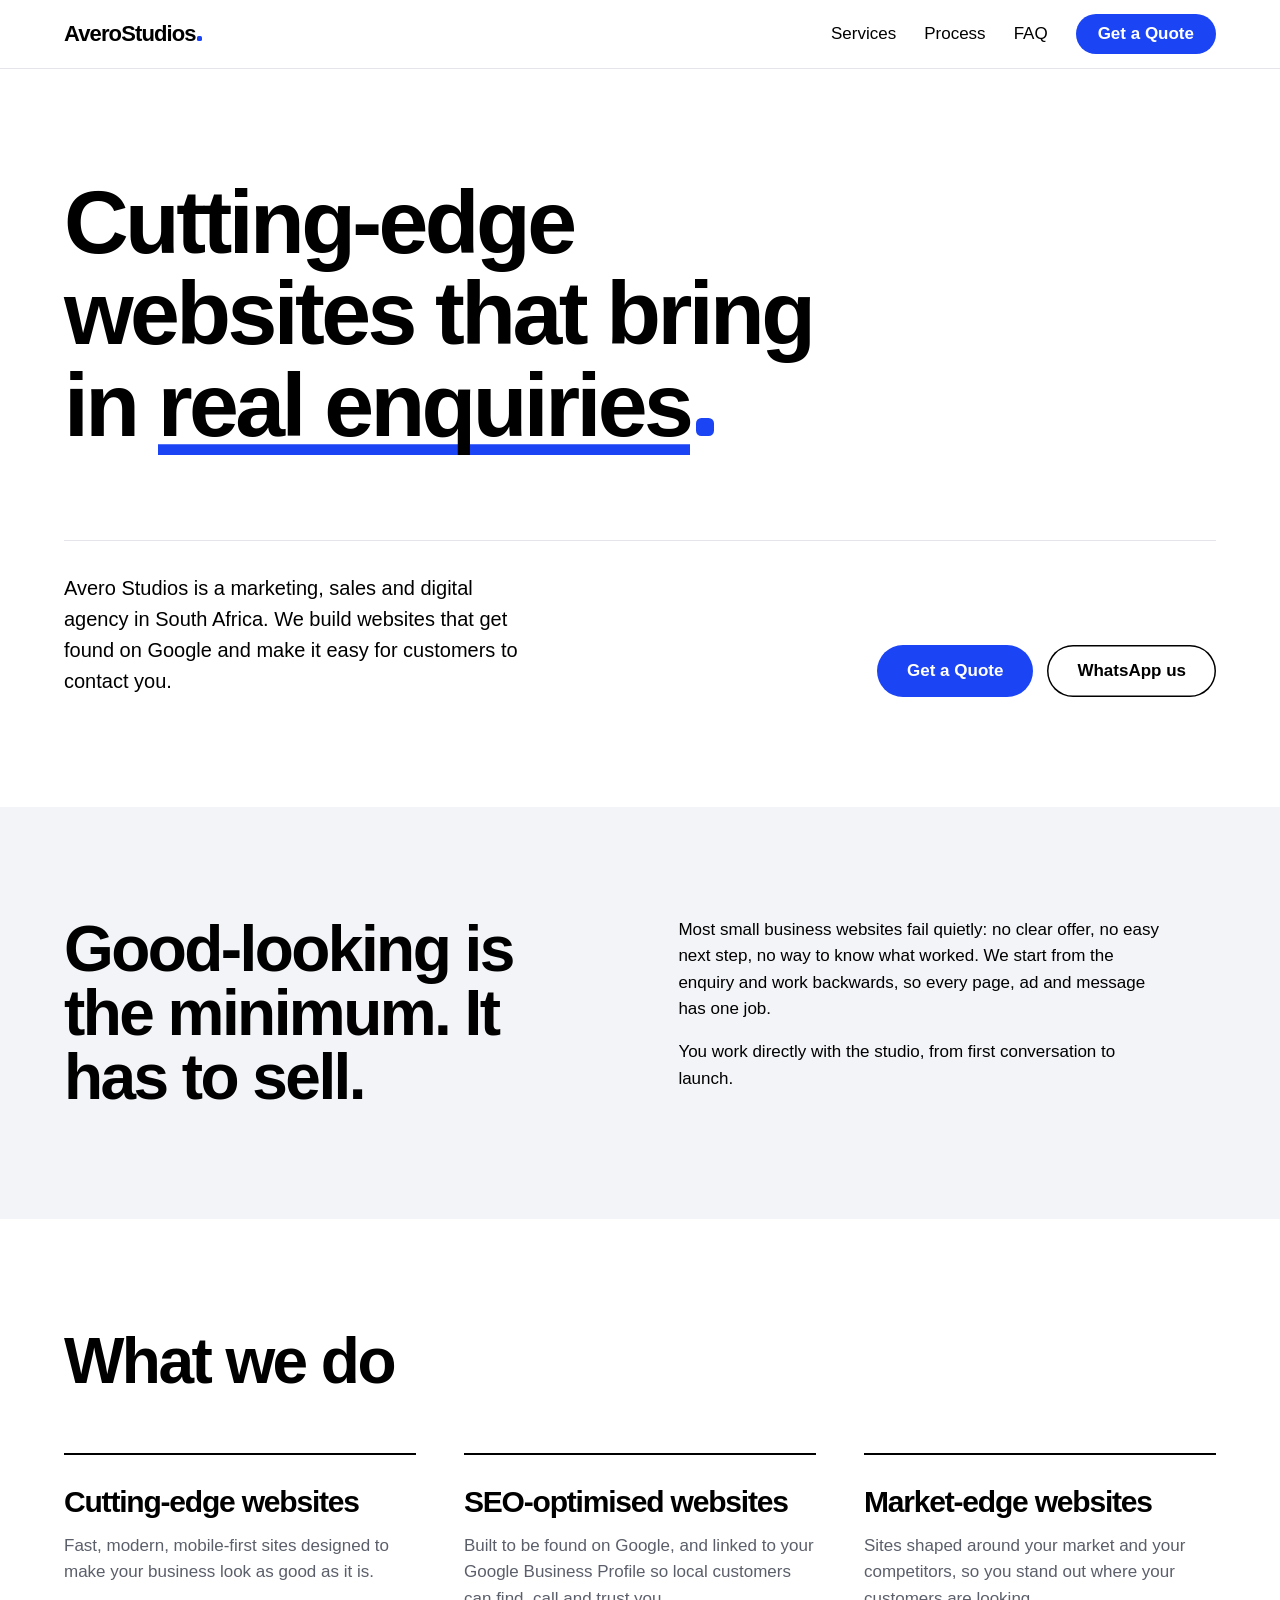
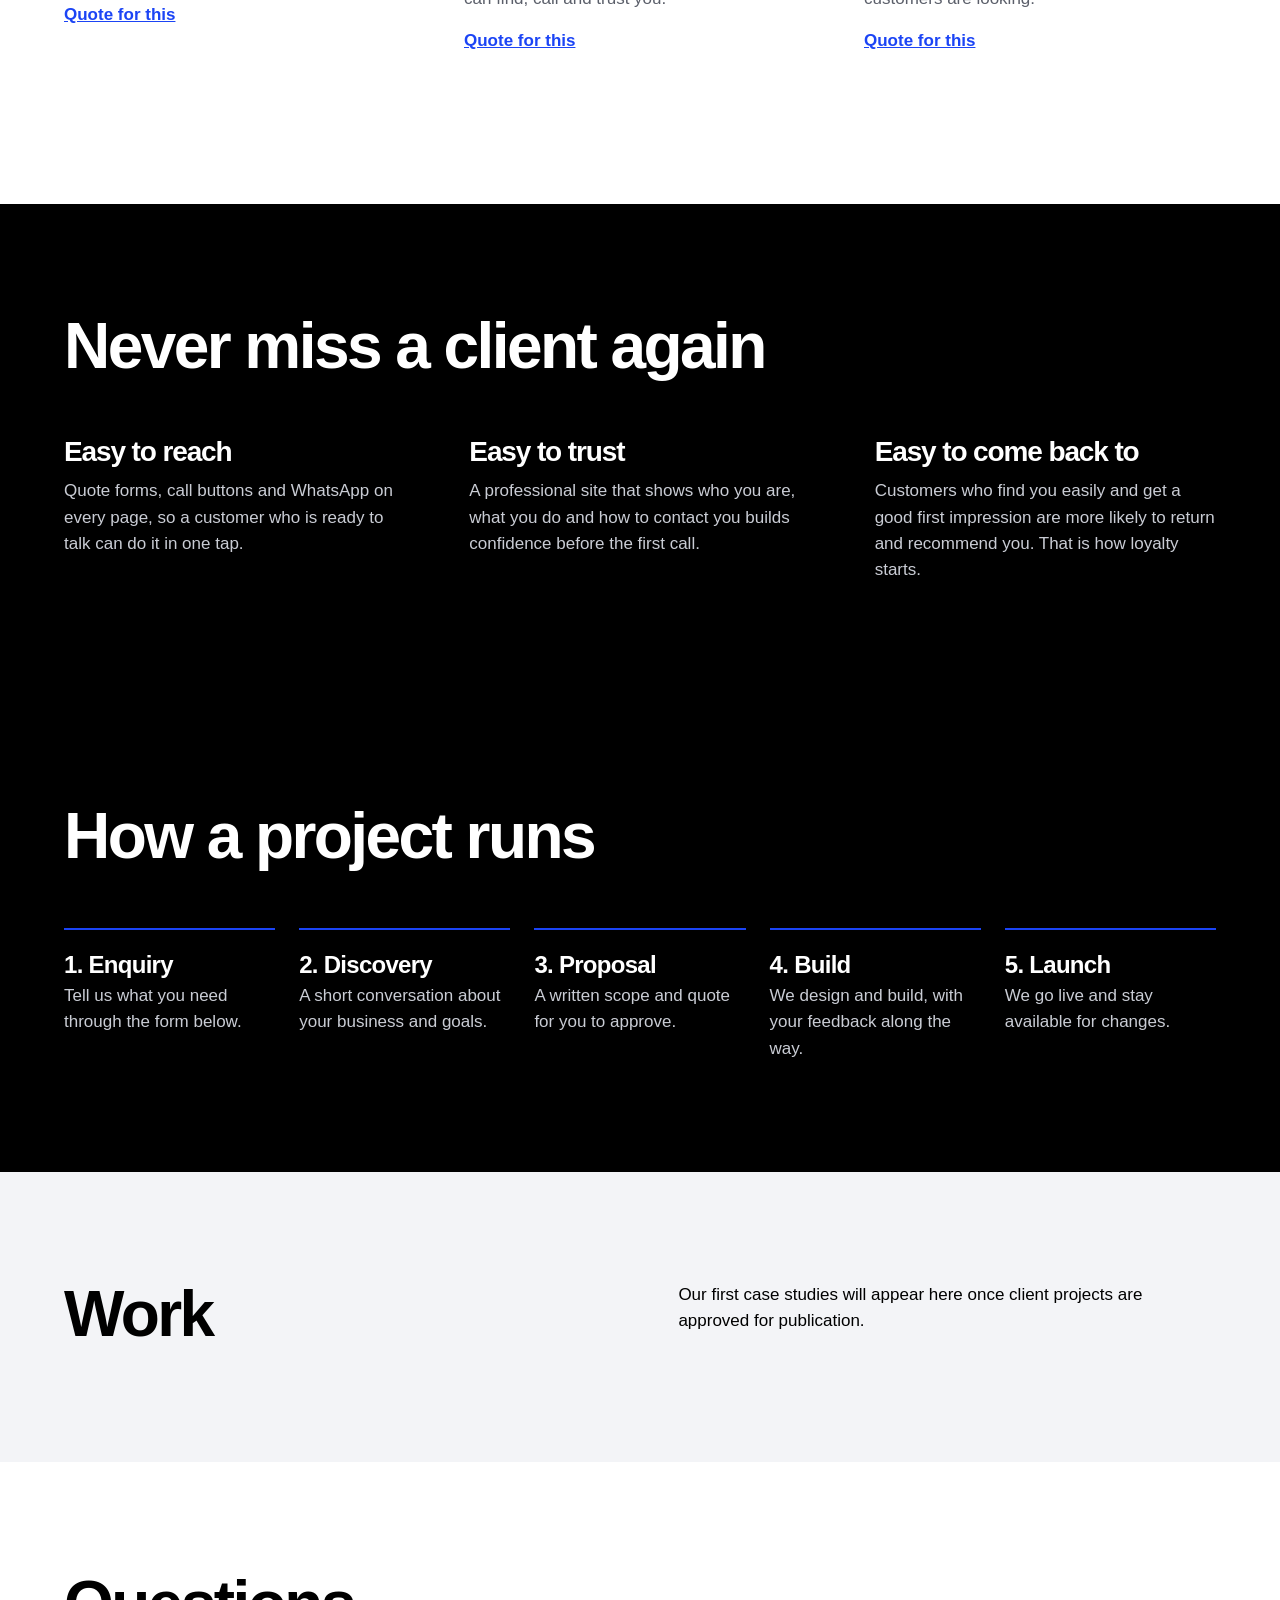
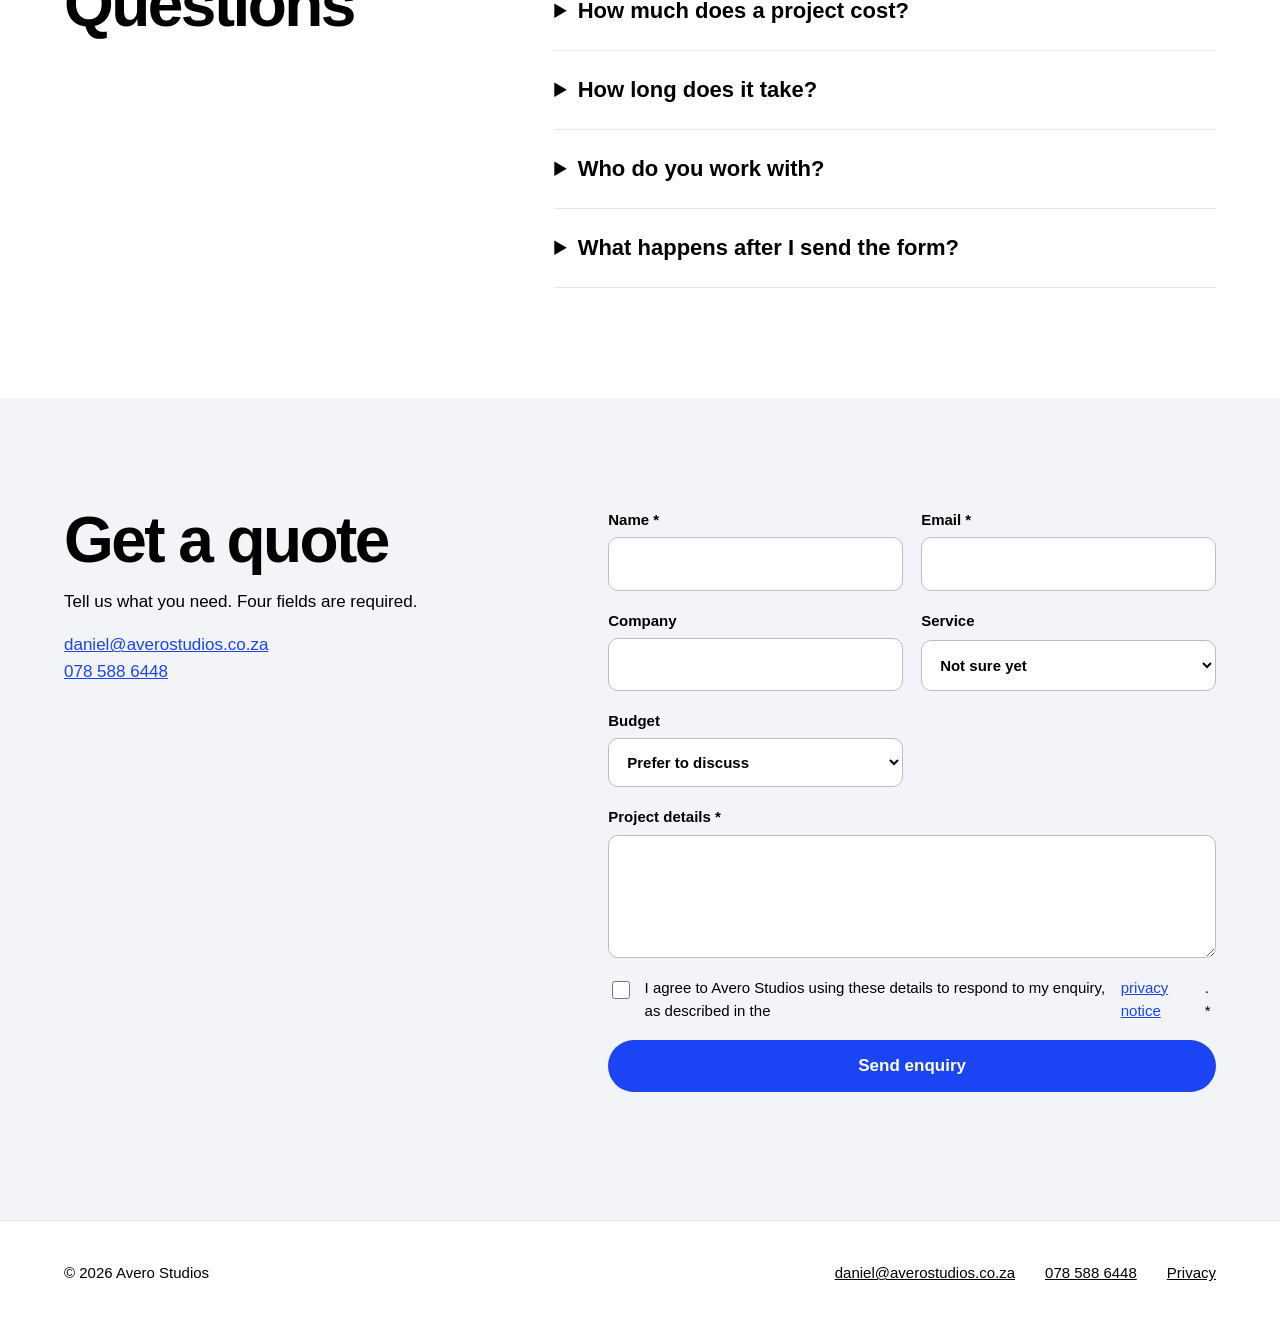
<file: index.html>
<!doctype html>
<html lang="en-ZA"><head>
<meta charset="utf-8"><meta name="viewport" content="width=device-width,initial-scale=1">
<title>Avero Studios | Marketing, sales and digital agency</title>
<meta name="description" content="Avero Studios is a South African marketing, sales and digital agency. Cutting-edge, SEO-optimised websites built to turn visitors into enquiries. Get a quote.">
<link rel="canonical" href="https://averostudios.co.za/">
<meta property="og:title" content="Avero Studios"><meta property="og:description" content="Marketing, sales and digital agency based in South Africa.">
<meta property="og:image" content="https://averostudios.co.za/og.png"><meta property="og:type" content="website"><meta name="theme-color" content="#ffffff">
<link rel="icon" href="/favicon.svg" type="image/svg+xml">
<link rel="stylesheet" href="/styles.css">
<script type="application/ld+json">{"@context":"https://schema.org","@type":"ProfessionalService","name":"Avero Studios","url":"https://averostudios.co.za/","email":"daniel@averostudios.co.za","telephone":"+27785886448","areaServed":"ZA"}</script>
</head><body>
<a class="skip" href="#main">Skip to content</a>
<header class="nav"><a class="brand" href="/" aria-label="Avero Studios home">AveroStudios<i></i></a>
<button class="burger" aria-expanded="false" aria-controls="menu">Menu</button>
<nav id="menu" aria-label="Main"><a href="#services">Services</a><a href="#process">Process</a><a href="#faq">FAQ</a><a class="btn sm" href="#quote">Get a Quote</a></nav></header>
<main id="main">
<section class="hero"><h1>Cutting-edge websites that bring in <span class="u">real enquiries</span><b class="dot" aria-hidden="true"></b></h1>
<div class="hero-foot"><p>Avero Studios is a marketing, sales and digital agency in South Africa. We build websites that get found on Google and make it easy for customers to contact you.</p>
<div class="cta"><a class="btn" href="#quote">Get a Quote</a><a class="btn ghost" href="https://wa.me/27785886448">WhatsApp us</a></div></div></section>

<section class="split" id="why"><h2>Good-looking is the minimum. It has to sell.</h2>
<div><p>Most small business websites fail quietly: no clear offer, no easy next step, no way to know what worked. We start from the enquiry and work backwards, so every page, ad and message has one job.</p>
<p>You work directly with the studio, from first conversation to launch.</p></div></section>

<section id="services"><h2>What we do</h2>
<!-- Edit services here. -->
<ul class="services">
<li><h3>Cutting-edge websites</h3><p>Fast, modern, mobile-first sites designed to make your business look as good as it is.</p><a href="#quote" data-service="Cutting-edge websites">Quote for this</a></li>
<li><h3>SEO-optimised websites</h3><p>Built to be found on Google, and linked to your Google Business Profile so local customers can find, call and trust you.</p><a href="#quote" data-service="SEO-optimised websites">Quote for this</a></li>
<li><h3>Market-edge websites</h3><p>Sites shaped around your market and your competitors, so you stand out where your customers are looking.</p><a href="#quote" data-service="Market-edge websites">Quote for this</a></li>
</ul></section>

<section class="dark" id="never-miss"><h2>Never miss a client again</h2>
<div class="pillars"><div><h3>Easy to reach</h3><p>Quote forms, call buttons and WhatsApp on every page, so a customer who is ready to talk can do it in one tap.</p></div>
<div><h3>Easy to trust</h3><p>A professional site that shows who you are, what you do and how to contact you builds confidence before the first call.</p></div>
<div><h3>Easy to come back to</h3><p>Customers who find you easily and get a good first impression are more likely to return and recommend you. That is how loyalty starts.</p></div></div></section>

<section class="dark" id="process"><h2>How a project runs</h2>
<ol class="steps"><li><b>Enquiry</b>Tell us what you need through the form below.</li><li><b>Discovery</b>A short conversation about your business and goals.</li><li><b>Proposal</b>A written scope and quote for you to approve.</li><li><b>Build</b>We design and build, with your feedback along the way.</li><li><b>Launch</b>We go live and stay available for changes.</li></ol></section>

<section id="work" class="split"><h2>Work</h2><p>Our first case studies will appear here once client projects are approved for publication.</p></section>

<section id="faq"><h2>Questions</h2>
<details><summary>How much does a project cost?</summary><p>It depends on scope. Send an enquiry and we’ll prepare a written quote.</p></details>
<details><summary>How long does it take?</summary><p>We’ll give a realistic timeline in your proposal, based on what you need.</p></details>
<details><summary>Who do you work with?</summary><p>Businesses across South Africa, and international clients where it’s a good fit.</p></details>
<details><summary>What happens after I send the form?</summary><p>Your enquiry is emailed to the studio and we reply to the address you give.</p></details></section>

<section class="quote" id="quote"><div><h2>Get a quote</h2><p>Tell us what you need. Four fields are required.</p><p><a href="mailto:daniel@averostudios.co.za">daniel@averostudios.co.za</a><br><a href="tel:+27785886448">078 588 6448</a></p></div>
<form id="qf" novalidate>
<label>Name *<input name="name" autocomplete="name" required maxlength="100"></label>
<label>Email *<input name="email" type="email" autocomplete="email" required maxlength="150"></label>
<label>Company<input name="company" autocomplete="organization" maxlength="120"></label>
<label>Service<select name="service"><option value="">Not sure yet</option><option>Cutting-edge websites</option><option>SEO-optimised websites</option><option>Market-edge websites</option></select></label>
<label>Budget<select name="budget"><option value="">Prefer to discuss</option><option>Under R10,000</option><option>R10,000 – R30,000</option><option>R30,000 – R100,000</option><option>R100,000+</option></select></label>
<label class="full">Project details *<textarea name="message" rows="4" required maxlength="3000"></textarea></label>
<input class="hp" name="website" tabindex="-1" autocomplete="off" aria-hidden="true">
<div class="cf-turnstile full" data-sitekey="" hidden></div>
<label class="check full"><input type="checkbox" name="consent" required> I agree to Avero Studios using these details to respond to my enquiry, as described in the <a href="/privacy">privacy notice</a>. *</label>
<button class="btn full" type="submit">Send enquiry</button>
<p id="status" class="full" role="status" tabindex="-1"></p></form></section>
</main>
<footer><span>© <span id="yr">2026</span> Avero Studios</span><a href="mailto:daniel@averostudios.co.za">daniel@averostudios.co.za</a><a href="tel:+27785886448">078 588 6448</a><a href="/privacy">Privacy</a></footer>
<script src="/main.js" defer></script></body></html>
</file>
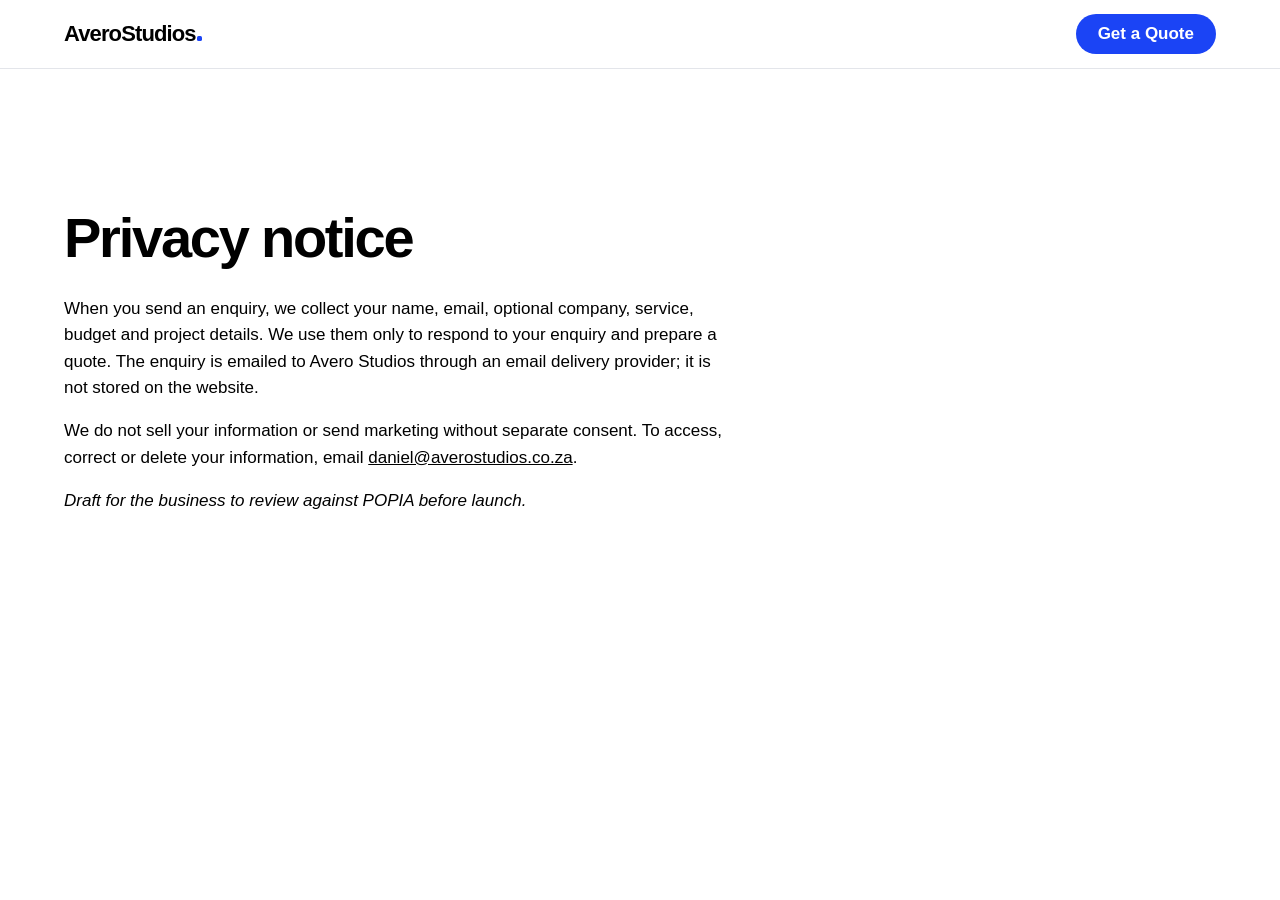
<file: privacy.html>
<!doctype html><html lang="en-ZA"><head><meta charset="utf-8"><meta name="viewport" content="width=device-width,initial-scale=1"><title>Privacy notice | Avero Studios</title><meta name="description" content="How Avero Studios handles personal information submitted through its website."><link rel="canonical" href="https://averostudios.co.za/privacy"><link rel="stylesheet" href="/styles.css"></head><body>
<header class="nav"><a class="brand" href="/">AveroStudios<i></i></a><a class="btn sm" href="/#quote">Get a Quote</a></header>
<main class="page"><h1>Privacy notice</h1>
<p>When you send an enquiry, we collect your name, email, optional company, service, budget and project details. We use them only to respond to your enquiry and prepare a quote. The enquiry is emailed to Avero Studios through an email delivery provider; it is not stored on the website.</p>
<p>We do not sell your information or send marketing without separate consent. To access, correct or delete your information, email <a href="mailto:daniel@averostudios.co.za">daniel@averostudios.co.za</a>.</p>
<p><em>Draft for the business to review against POPIA before launch.</em></p></main></body></html>
</file>
<file: styles.css>
:root{--ink:#000;--paper:#fff;--blue:#1b44f5;--mute:#5b5f6a;--line:#e3e5ea;--soft:#f3f4f7;--ease:cubic-bezier(.2,.8,.2,1)}
*{box-sizing:border-box}html{scroll-behavior:smooth;scroll-padding-top:72px}
body{margin:0;font:17px/1.55 "Helvetica Neue",Helvetica,Arial,sans-serif;color:var(--ink);background:var(--paper)}
h1,h2,h3{font-weight:700;letter-spacing:-.04em;line-height:1;margin:0}
a{color:inherit}:focus-visible{outline:3px solid var(--blue);outline-offset:3px}
.skip{position:absolute;left:-999px}.skip:focus{left:8px;top:8px;background:#fff;padding:8px;z-index:9}
.nav{position:sticky;top:0;z-index:5;display:flex;justify-content:space-between;align-items:center;padding:14px 5vw;background:#fffffff2;border-bottom:1px solid var(--line)}
.brand{font-weight:700;font-size:22px;letter-spacing:-.04em;text-decoration:none}.brand i{display:inline-block;width:.24em;height:.24em;background:var(--blue);border-radius:30%;margin-left:.05em}
nav{display:flex;gap:28px;align-items:center}nav a{text-decoration:none}nav a:not(.btn):hover{color:var(--blue)}
.burger{display:none;background:none;border:1px solid var(--ink);border-radius:99px;padding:10px 18px;font:inherit;min-height:44px}
.btn{display:inline-block;background:var(--blue);color:#fff;border:0;border-radius:99px;padding:16px 30px;font:600 17px "Helvetica Neue",Helvetica,Arial,sans-serif;text-decoration:none;cursor:pointer;transition:transform .25s var(--ease),background .25s}
.btn:hover{transform:translateY(-2px);background:#0f2fd0}.btn.sm{padding:10px 22px}.btn.ghost{background:none;color:var(--ink);box-shadow:inset 0 0 0 1.5px var(--ink)}.btn.ghost:hover{background:var(--soft)}
section{padding:110px 5vw}h2{font-size:clamp(34px,5vw,64px)}
.hero{min-height:88vh;display:flex;flex-direction:column;justify-content:space-between;padding-top:12vh}
h1{font-size:clamp(46px,10.5vw,170px);max-width:14ch}.u{box-shadow:inset 0 -.12em var(--blue)}
.dot{display:inline-block;width:.2em;height:.2em;background:var(--blue);border-radius:30%;margin-left:.06em;animation:drop .9s var(--ease) .2s both}
@keyframes drop{from{transform:translateY(-1.2em) scale(.2);opacity:0}}
.hero-foot{display:flex;justify-content:space-between;gap:40px;align-items:end;flex-wrap:wrap;margin-top:60px}.hero-foot p{max-width:42ch;font-size:20px;margin:0}
.cta{display:flex;gap:14px;flex-wrap:wrap}
.split{display:grid;grid-template-columns:1fr 1fr;gap:6vw;background:var(--soft)}.split p{margin:0 0 1em;max-width:52ch}
.services{list-style:none;margin:60px 0 0;padding:0;border-top:2px solid var(--ink)}
.services li{display:grid;grid-template-columns:1fr 2fr auto;gap:30px;align-items:center;padding:34px 0;border-bottom:1px solid var(--line);transition:padding .35s var(--ease)}
.services li:hover{padding-left:16px}.services h3{font-size:34px}.services p{margin:0;color:var(--mute)}.services a{color:var(--blue);font-weight:600}
.pillars{display:grid;grid-template-columns:repeat(3,1fr);gap:40px;margin-top:60px}.pillars h3{font-size:28px;margin-bottom:12px}.pillars p{color:#c9ccd4;margin:0}.dark{background:var(--ink);color:#fff}.steps{list-style:none;margin:60px 0 0;padding:0;display:grid;grid-template-columns:repeat(5,1fr);gap:24px;counter-reset:s}
.steps li{border-top:2px solid var(--blue);padding-top:16px;counter-increment:s;color:#c9ccd4}.steps b{display:block;color:#fff;font-size:24px;letter-spacing:-.03em}.steps b:before{content:counter(s) ". "}
#faq details{border-bottom:1px solid var(--line);padding:22px 0;max-width:800px}summary{font-size:22px;font-weight:600;cursor:pointer}details p{color:var(--mute);margin:12px 0 0}
#faq h2{margin-bottom:40px}
.quote{display:grid;grid-template-columns:1fr 1.3fr;gap:6vw;background:var(--soft)}.quote a{color:var(--blue)}
form{display:grid;grid-template-columns:1fr 1fr;gap:18px}.full{grid-column:1/-1}
label{display:grid;gap:6px;font-weight:600;font-size:15px}input,select,textarea{font:inherit;padding:14px;border:1.5px solid #b9bdc7;border-radius:10px;background:#fff;min-height:48px;width:100%}
.check{display:flex;gap:12px;font-weight:400;align-items:flex-start}.check input{width:22px;min-height:22px;margin-top:3px}
[aria-invalid=true]{border-color:#c4142a}.err{color:#c4142a;font-weight:600;font-size:14px}
.hp{position:absolute;left:-9999px}#status{margin:0;font-weight:600}#status.ok{color:#0a7a3c}#status.bad{color:#c4142a}
footer{display:flex;gap:30px;flex-wrap:wrap;padding:40px 5vw;font-size:15px;border-top:1px solid var(--line)}footer span{margin-right:auto}
.page{padding:140px 5vw;max-width:800px}.page h1{font-size:56px;max-width:none;margin-bottom:30px}
@media(max-width:860px){.burger{display:block}nav{display:none;position:absolute;top:100%;left:0;right:0;flex-direction:column;align-items:flex-start;padding:24px 5vw;background:#fff;border-bottom:1px solid var(--line)}nav.open{display:flex}
.split,.quote,form{grid-template-columns:1fr}.services li{grid-template-columns:1fr;gap:10px}.steps,.pillars{grid-template-columns:1fr}section{padding:72px 5vw}.hero{min-height:80vh}}
@media(prefers-reduced-motion:reduce){*{animation:none!important;transition:none!important;scroll-behavior:auto!important}}
/* Laptop and desktop layout only. Phones (860px and below) are not affected. */
@media(min-width:861px){
 .nav,footer,section{padding-left:max(5vw,calc((100vw - 1240px)/2));padding-right:max(5vw,calc((100vw - 1240px)/2))}
 h1{font-size:clamp(56px,7vw,112px);max-width:16ch;line-height:1.02}
 .hero{min-height:82vh}
 .hero-foot{border-top:1px solid var(--line);padding-top:32px}
 .split h2{max-width:14ch}
 .services{display:grid;grid-template-columns:repeat(3,1fr);column-gap:48px;border-top:0}
 .services li{display:flex;flex-direction:column;align-items:flex-start;gap:16px;padding:32px 0 40px;border-top:2px solid var(--ink);border-bottom:0}
 .services li:hover{padding-left:0}
 .services h3{font-size:30px}
 .pillars{gap:64px}
 #faq{display:grid;grid-template-columns:1fr 1.6fr;column-gap:6vw}
 #faq h2{grid-column:1;grid-row:1/5;margin-bottom:0}
 #faq details{grid-column:2;max-width:none}
}
</file>
